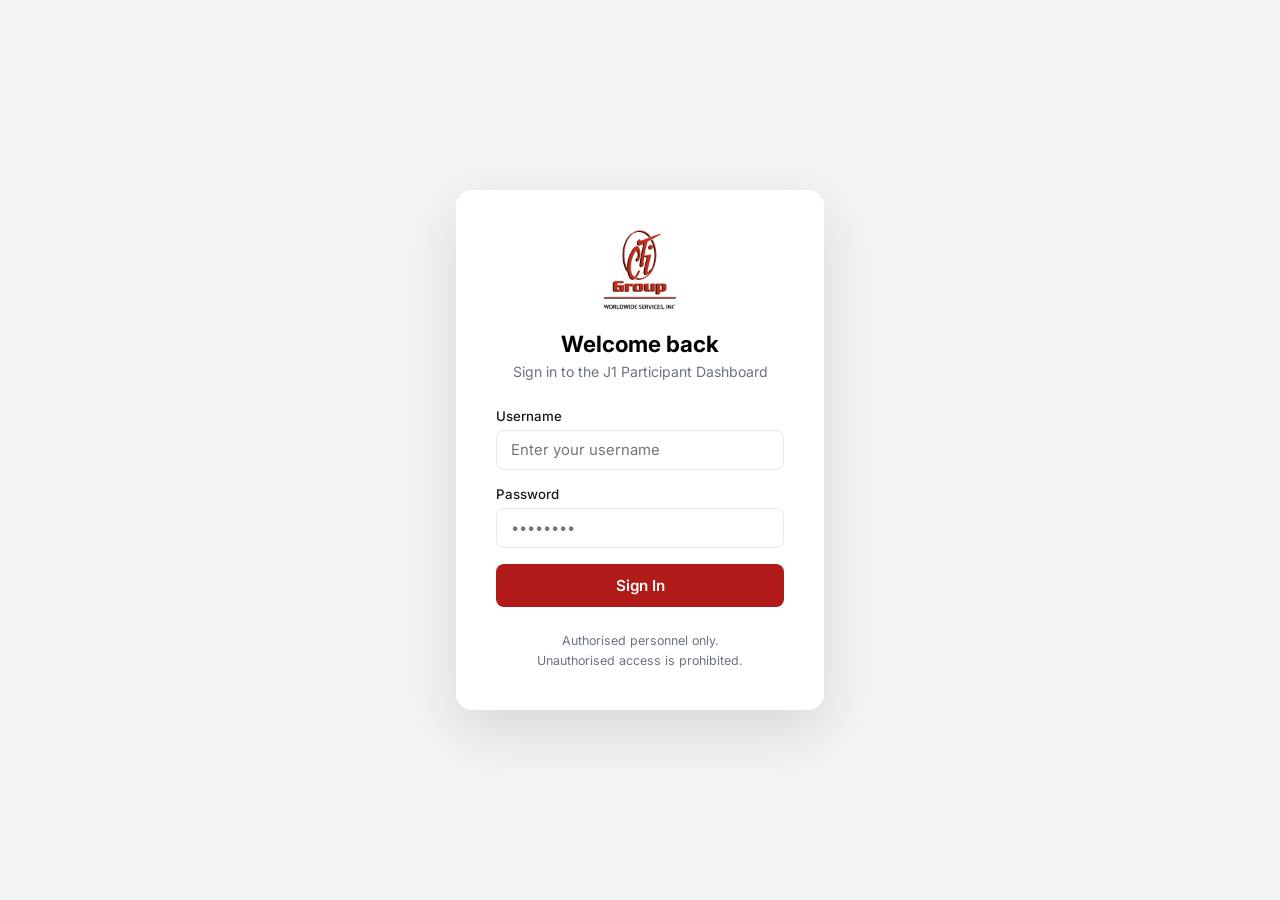
<file: login.html>
<!DOCTYPE html>
<html lang="en">
<head>
  <meta charset="UTF-8">
  <meta name="viewport" content="width=device-width, initial-scale=1.0">
  <title>Sign In — J1 Dashboard</title>
  <link rel="preconnect" href="https://fonts.googleapis.com">
  <link href="https://fonts.googleapis.com/css2?family=Inter:wght@400;500;600;700&display=swap" rel="stylesheet">
  <style>
    *, *::before, *::after { box-sizing: border-box; margin: 0; padding: 0; }
    :root {
      --accent: #B01A18; --accent-dk: #8c1412;
      --bg: #F3F4F6; --card: #fff;
      --border: #E5E7EB; --text: #1A1A1A; --muted: #6B7280;
    }
    body {
      font-family: 'Inter', sans-serif; background: var(--bg);
      min-height: 100vh; display: flex; align-items: center; justify-content: center;
    }
    .wrap { width: 100%; max-width: 400px; padding: 16px; }
    .card {
      background: var(--card); border-radius: 16px; padding: 40px;
      box-shadow: 0 20px 60px rgba(0,0,0,0.12);
    }
    .logo {
      width: 80px; height: 80px; border-radius: 12px;
      object-fit: contain; display: block;
      margin: 0 auto 20px auto;
    }
    h1 { font-size: 1.4rem; font-weight: 700; margin-bottom: 6px; text-align: center; }
    .sub { color: var(--muted); font-size: 0.88rem; margin-bottom: 28px; text-align: center; }
    .error {
      display: none; background: #fee2e2; color: #991b1b;
      border-radius: 8px; padding: 10px 14px; font-size: 0.85rem;
      margin-bottom: 16px; align-items: center; gap: 8px;
    }
    .error.show { display: flex; }
    label { display: block; font-size: 0.83rem; font-weight: 500; margin-bottom: 6px; color: var(--text); }
    input {
      width: 100%; padding: 10px 14px; border: 1.5px solid var(--border);
      border-radius: 8px; font-size: 0.93rem; font-family: inherit;
      outline: none; margin-bottom: 16px; transition: border-color 0.2s;
      background: var(--card); color: var(--text);
    }
    input:focus { border-color: var(--accent); }
    .btn {
      width: 100%; padding: 12px; background: var(--accent); color: #fff;
      border: none; border-radius: 8px; font-size: 0.95rem; font-weight: 600;
      font-family: inherit; cursor: pointer; transition: background 0.2s;
      display: flex; align-items: center; justify-content: center; gap: 8px;
    }
    .btn:hover:not(:disabled) { background: var(--accent-dk); }
    .btn:disabled { opacity: 0.7; cursor: not-allowed; }
    .spinner {
      width: 16px; height: 16px; border: 2px solid rgba(255,255,255,0.3);
      border-top-color: #fff; border-radius: 50%;
      animation: spin 0.7s linear infinite;
    }
    @keyframes spin { to { transform: rotate(360deg); } }
    .footer { text-align: center; margin-top: 24px; font-size: 0.78rem; color: var(--muted); line-height: 1.6; }
  </style>
</head>
<body>
  <div class="wrap">
    <div class="card">
      <img src="logo.png" alt="CTI Group" class="logo">
      <h1>Welcome back</h1>
      <p class="sub">Sign in to the J1 Participant Dashboard</p>

      <div class="error" id="err">
        <span>⚠</span><span id="errText">Invalid username or password.</span>
      </div>

      <form id="form" novalidate>
        <label for="u">Username</label>
        <input type="text" id="u" placeholder="Enter your username" autocomplete="username" required>

        <label for="p">Password</label>
        <input type="password" id="p" placeholder="••••••••" autocomplete="current-password" required>

        <button type="submit" class="btn" id="btn">Sign In</button>
      </form>

      <p class="footer">Authorised personnel only.<br>Unauthorised access is prohibited.</p>
    </div>
  </div>

  <script src="config.js"></script>
  <script src="auth.js"></script>
  <script>
    // Already logged in → go to dashboard
    if (Auth.getSession()) window.location.replace('index.html');

    const form   = document.getElementById('form');
    const btn    = document.getElementById('btn');
    const err    = document.getElementById('err');
    const errTxt = document.getElementById('errText');

    function showErr(msg) { errTxt.textContent = msg; err.classList.add('show'); }
    function hideErr()    { err.classList.remove('show'); }

    form.addEventListener('submit', async e => {
      e.preventDefault(); hideErr();
      const u = document.getElementById('u').value.trim();
      const p = document.getElementById('p').value;
      if (!u || !p) { showErr('Please enter both username and password.'); return; }

      btn.disabled = true;
      btn.innerHTML = '<span class="spinner"></span> Signing in…';

      try {
        const role = await Auth.login(u, p);
        if (role) {
          window.location.replace('index.html');
        } else {
          showErr('Invalid username or password. Please try again.');
          btn.disabled = false; btn.textContent = 'Sign In';
          document.getElementById('p').value = '';
          document.getElementById('p').focus();
        }
      } catch {
        showErr('Something went wrong. Please refresh and try again.');
        btn.disabled = false; btn.textContent = 'Sign In';
      }
    });

    ['u', 'p'].forEach(id => document.getElementById(id).addEventListener('input', hideErr));
  </script>
</body>
</html>
</file>
